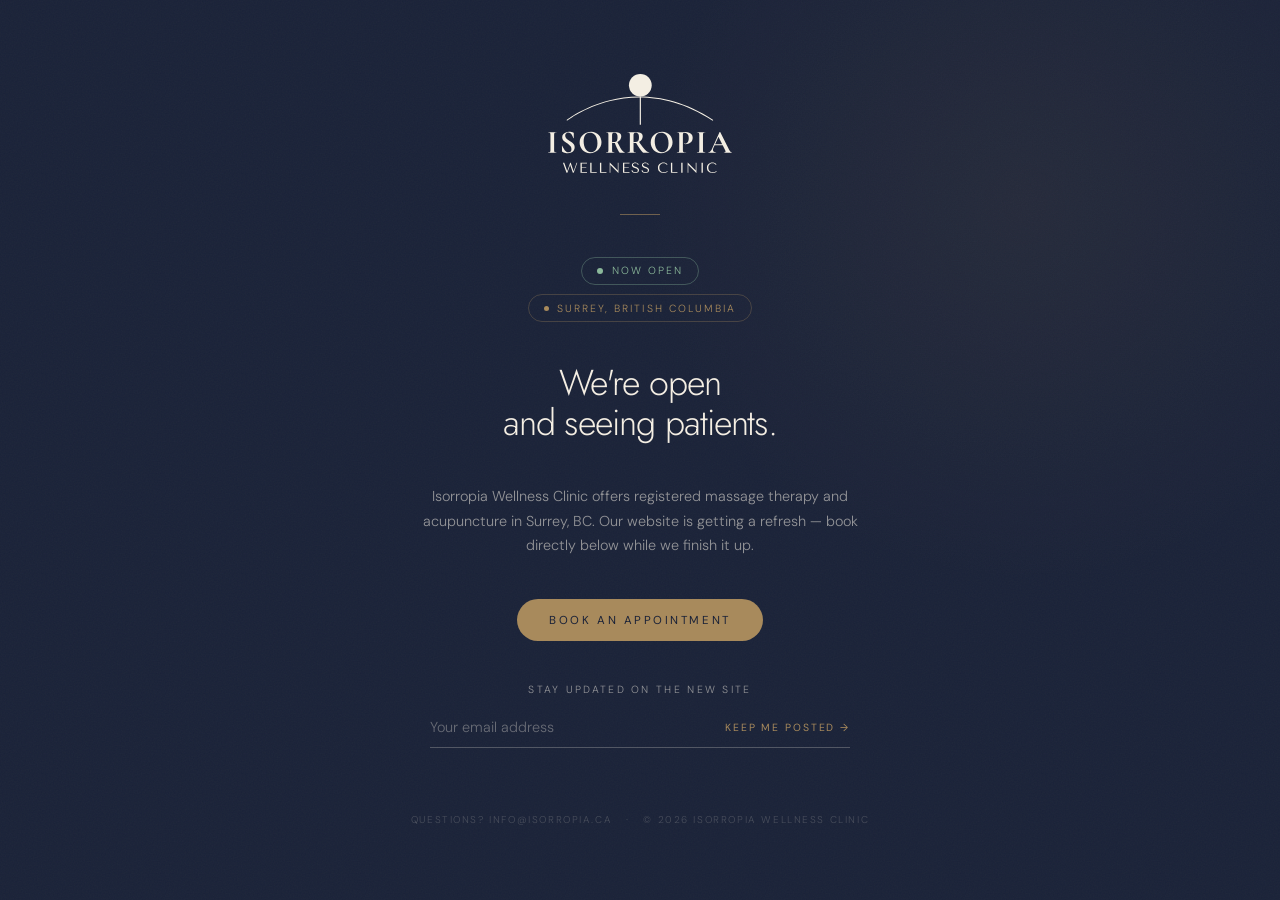
<file: index.html>
<!DOCTYPE html>
<html lang="en">
<head>
  <meta charset="UTF-8">
  <meta name="viewport" content="width=device-width, initial-scale=1.0">
  <title>Coming Soon — Isorropia Wellness Clinic</title>
  <meta name="description" content="Isorropia Wellness Clinic — registered massage therapy and acupuncture in Surrey, BC. Opening soon.">
  <link rel="preconnect" href="https://fonts.googleapis.com">
  <link rel="preconnect" href="https://fonts.gstatic.com" crossorigin>
  <link href="https://fonts.googleapis.com/css2?family=Jost:wght@200;300;400&family=DM+Sans:opsz,wght@9..40,300;9..40,400&display=swap" rel="stylesheet">
  <style>
    *, *::before, *::after { box-sizing: border-box; margin: 0; padding: 0; }

    :root {
      --bone:    #f4eee3;
      --ink:     #1a2238;
      --tan:     #a88a5c;
      --mid:     rgba(244, 238, 227, 0.55);
      --font-display: 'Jost', system-ui, sans-serif;
      --font-body:    'DM Sans', system-ui, sans-serif;
    }

    body {
      background: var(--ink);
      color: var(--bone);
      font-family: var(--font-body);
      font-weight: 300;
      height: 100vh;
      display: flex;
      flex-direction: column;
      align-items: center;
      justify-content: center;
      padding: 2rem clamp(1.5rem, 6vw, 4rem);
      position: relative;
      overflow: hidden;
    }

    /* Subtle grain texture */
    body::before {
      content: '';
      position: fixed;
      inset: 0;
      background-image: url("data:image/svg+xml,%3Csvg viewBox='0 0 200 200' xmlns='http://www.w3.org/2000/svg'%3E%3Cfilter id='n'%3E%3CfeTurbulence type='fractalNoise' baseFrequency='0.75' numOctaves='4' stitchTiles='stitch'/%3E%3C/filter%3E%3Crect width='100%25' height='100%25' filter='url(%23n)' opacity='0.035'/%3E%3C/svg%3E");
      background-size: 200px;
      pointer-events: none;
      z-index: 0;
    }

    /* Soft radial glow */
    body::after {
      content: '';
      position: fixed;
      top: -20%;
      right: -10%;
      width: 60vw;
      height: 60vw;
      background: radial-gradient(circle, rgba(168,138,92,0.08) 0%, transparent 70%);
      pointer-events: none;
      z-index: 0;
    }

    .container {
      position: relative;
      z-index: 1;
      max-width: 680px;
      width: 100%;
      height: 100%;
      text-align: center;
      display: flex;
      flex-direction: column;
      align-items: center;
      justify-content: space-evenly;
    }

    /* Logo */
    .logo {
      display: block;
      height: clamp(4.5rem, 11vh, 7rem);
      width: auto;
    }

    /* Divider */
    .divider {
      width: 40px;
      height: 1px;
      background: var(--tan);
      opacity: 0.6;
    }

    /* Pills row — open badge + location side by side */
    .pills-row {
      display: flex;
      flex-direction: column;
      align-items: center;
      justify-content: center;
      gap: 0.6rem;
    }

    /* Open badge */
    .open-badge {
      display: inline-flex;
      align-items: center;
      gap: 0.55rem;
      font-size: 0.65rem;
      letter-spacing: 0.2em;
      text-transform: uppercase;
      color: #8bb89a;
      border: 1px solid rgba(139,184,154,0.35);
      padding: 0.4rem 0.9rem;
      border-radius: 100px;
      white-space: nowrap;
    }
    .open-badge::before {
      content: '';
      display: inline-block;
      width: 6px;
      height: 6px;
      background: #8bb89a;
      border-radius: 50%;
      flex-shrink: 0;
      animation: pulse-dot 2s ease-in-out infinite;
    }
    @keyframes pulse-dot {
      0%, 100% { opacity: 1; transform: scale(1); }
      50%       { opacity: 0.5; transform: scale(0.75); }
    }

    /* Location pill */
    .location {
      display: inline-flex;
      align-items: center;
      gap: 0.5rem;
      font-size: 0.65rem;
      letter-spacing: 0.2em;
      text-transform: uppercase;
      color: var(--tan);
      border: 1px solid rgba(168,138,92,0.3);
      padding: 0.4rem 0.9rem;
      border-radius: 100px;
      white-space: nowrap;
    }
    .location::before {
      content: '';
      display: inline-block;
      width: 5px;
      height: 5px;
      background: var(--tan);
      border-radius: 50%;
      flex-shrink: 0;
    }

    /* Headline */
    .headline {
      font-family: var(--font-display);
      font-weight: 300;
      font-size: clamp(1.8rem, 4vh, 3rem);
      letter-spacing: -0.03em;
      line-height: 1.1;
      color: var(--bone);
    }

    /* Subtext */
    .subtext {
      font-size: clamp(0.85rem, 1.6vh, 1rem);
      color: var(--mid);
      line-height: 1.7;
      max-width: 44ch;
    }

    /* Booking button */
    .book-btn {
      display: inline-flex;
      align-items: center;
      font-family: var(--font-body);
      font-size: 0.72rem;
      font-weight: 400;
      letter-spacing: 0.22em;
      text-transform: uppercase;
      color: var(--ink);
      background: var(--tan);
      text-decoration: none;
      padding: 0.85rem 2rem;
      border-radius: 100px;
      transition: background 0.3s ease, transform 0.2s ease;
    }
    .book-btn:hover {
      background: #c4a06e;
      transform: translateY(-1px);
    }

    /* Email form */
    .form-wrap {
      width: 100%;
      max-width: 420px;
      display: flex;
      flex-direction: column;
      gap: 0.75rem;
    }
    .form-label {
      font-size: 0.65rem;
      letter-spacing: 0.22em;
      text-transform: uppercase;
      color: var(--mid);
      text-align: center;
    }
    .form-row {
      display: flex;
      border-bottom: 1px solid rgba(244,238,227,0.25);
      transition: border-color 0.3s ease;
    }
    .form-row:focus-within { border-bottom-color: var(--tan); }
    .form-row input {
      flex: 1;
      background: none;
      border: none;
      outline: none;
      color: var(--bone);
      font-family: var(--font-body);
      font-size: 0.9rem;
      font-weight: 300;
      padding: 0.65rem 0;
      min-width: 0;
    }
    .form-row input::placeholder { color: rgba(244,238,227,0.35); }
    .form-row button {
      background: none;
      border: none;
      cursor: pointer;
      font-family: var(--font-body);
      font-size: 0.65rem;
      font-weight: 400;
      letter-spacing: 0.18em;
      text-transform: uppercase;
      color: var(--tan);
      padding: 0.65rem 0 0.65rem 1rem;
      white-space: nowrap;
      transition: color 0.3s ease;
    }
    .form-row button:hover { color: var(--bone); }
    .form-status {
      font-size: 0.75rem;
      color: var(--tan);
      text-align: center;
      min-height: 1em;
    }

    /* Footer line */
    .footer-line {
      font-size: 0.62rem;
      letter-spacing: 0.16em;
      text-transform: uppercase;
      color: rgba(244,238,227,0.2);
    }
    .footer-line a { color: inherit; text-decoration: none; }
    .footer-line a:hover { color: var(--mid); }

    /* ── Mobile (scrollable) ────────────────────────────────── */
    @media (max-width: 540px) {
      body {
        height: auto;
        min-height: 100vh;
        overflow-y: auto;
        overflow-x: hidden;
        justify-content: flex-start;
        padding: clamp(2.5rem, 10vw, 4rem) 1.5rem clamp(2rem, 8vw, 3rem);
      }

      .container {
        height: auto;
        justify-content: flex-start;
        gap: 1.5rem;
      }

      .headline { font-size: clamp(1.75rem, 8vw, 2.5rem); }

      .pills-row { gap: 0.5rem; }
      .open-badge, .location { font-size: 0.6rem; padding: 0.38rem 0.8rem; }

      .book-btn {
        width: 100%;
        justify-content: center;
        letter-spacing: 0.14em;
        padding: 1rem 1.5rem;
        font-size: 0.78rem;
      }

      .form-row {
        flex-direction: column;
        border-bottom: none;
      }
      .form-row input {
        border-bottom: 1px solid rgba(244,238,227,0.25);
        padding: 0.9rem 0;
        font-size: 1rem;
      }
      .form-row button {
        padding: 0.9rem 0;
        font-size: 0.75rem;
      }

      .footer-line {
        font-size: 0.58rem;
        text-align: center;
        line-height: 2;
      }
    }

    /* Short landscape screens */
    @media (max-height: 550px) and (orientation: landscape) {
      .divider { display: none; }
      .subtext { display: none; }
      .headline { font-size: 1.6rem; }
    }
  </style>
</head>
<body>

  <div class="container">

    <img src="images/logo-new.svg" alt="Isorropia Wellness Clinic" class="logo">

    <div class="divider"></div>

    <div class="pills-row">
      <span class="open-badge">Now open</span>
      <span class="location">Surrey, British Columbia</span>
    </div>

    <h1 class="headline">
      We're open<br>and seeing patients.
    </h1>

    <p class="subtext">
      Isorropia Wellness Clinic offers registered massage therapy and acupuncture in Surrey, BC. Our website is getting a refresh — book directly below while we finish it up.
    </p>

    <a href="https://isorropiawellnessclinic.janeapp.com/" target="_blank" rel="noopener" class="book-btn">
      Book an appointment
    </a>

    <div class="form-wrap">
      <p class="form-label">Stay updated on the new site</p>
      <form class="form-row" id="form">
        <input type="email" name="email" placeholder="Your email address" required autocomplete="email">
        <button type="submit">Keep me posted →</button>
      </form>
      <p class="form-status" id="form-status"></p>
    </div>

    <p class="footer-line">
      Questions? <a href="mailto:info@isorropia.ca">info@isorropia.ca</a>
      &nbsp;&nbsp;·&nbsp;&nbsp;
      © <span id="yr"></span> Isorropia Wellness Clinic
    </p>

  </div>

  <script>
    document.getElementById('yr').textContent = new Date().getFullYear();

    const form = document.getElementById('form');
    const submitBtn = form.querySelector('button[type="submit"]');
    form.addEventListener('submit', async (e) => {
      e.preventDefault();
      const formData = new FormData(form);
      formData.append("access_key", "146fb680-c163-4b1c-aa8d-13ac826c9ff7");
      const originalText = submitBtn.textContent;
      submitBtn.textContent = "Sending...";
      submitBtn.disabled = true;
      try {
        const response = await fetch("https://api.web3forms.com/submit", {
          method: "POST",
          body: formData
        });
        const data = await response.json();
        if (response.ok) {
          alert("Success! Your message has been sent.");
          form.reset();
        } else {
          alert("Error: " + data.message);
        }
      } catch (error) {
        alert("Something went wrong. Please try again.");
      } finally {
        submitBtn.textContent = originalText;
        submitBtn.disabled = false;
      }
    });
  </script>

</body>
</html>
</file>
